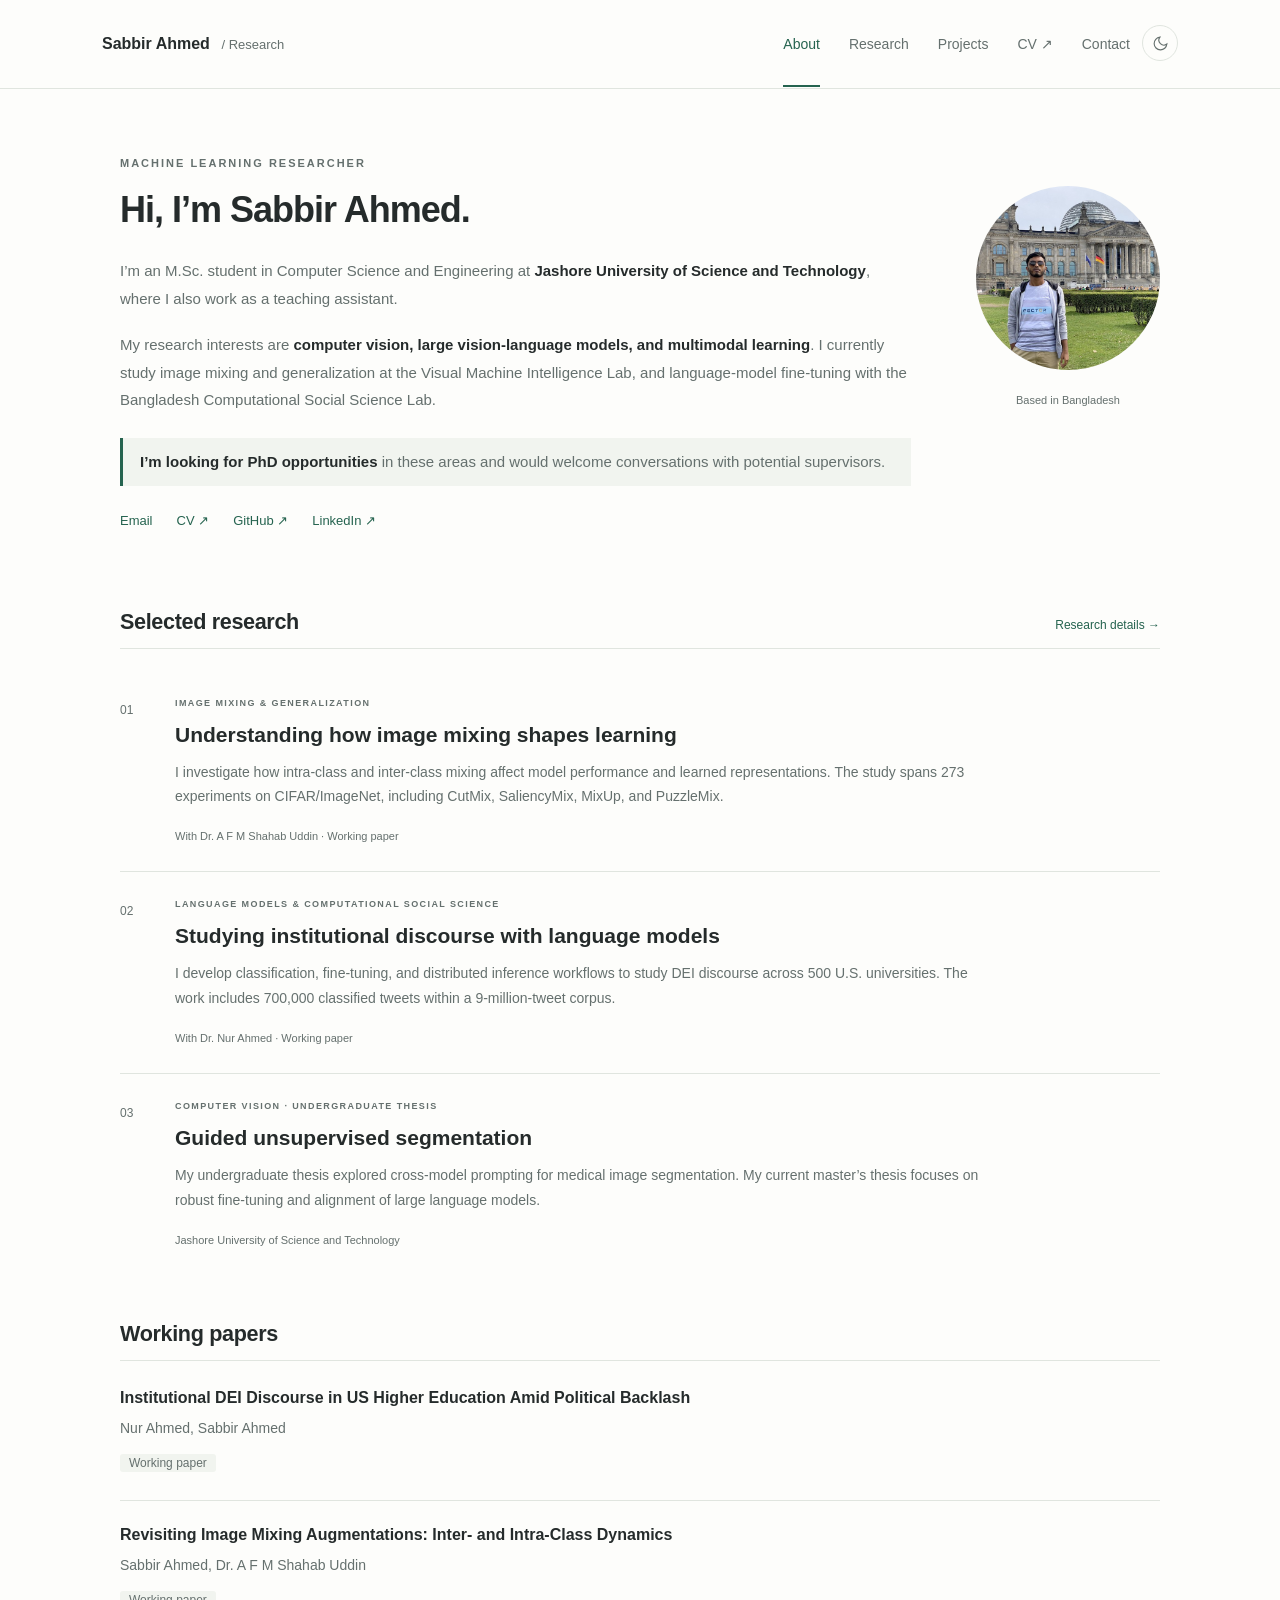
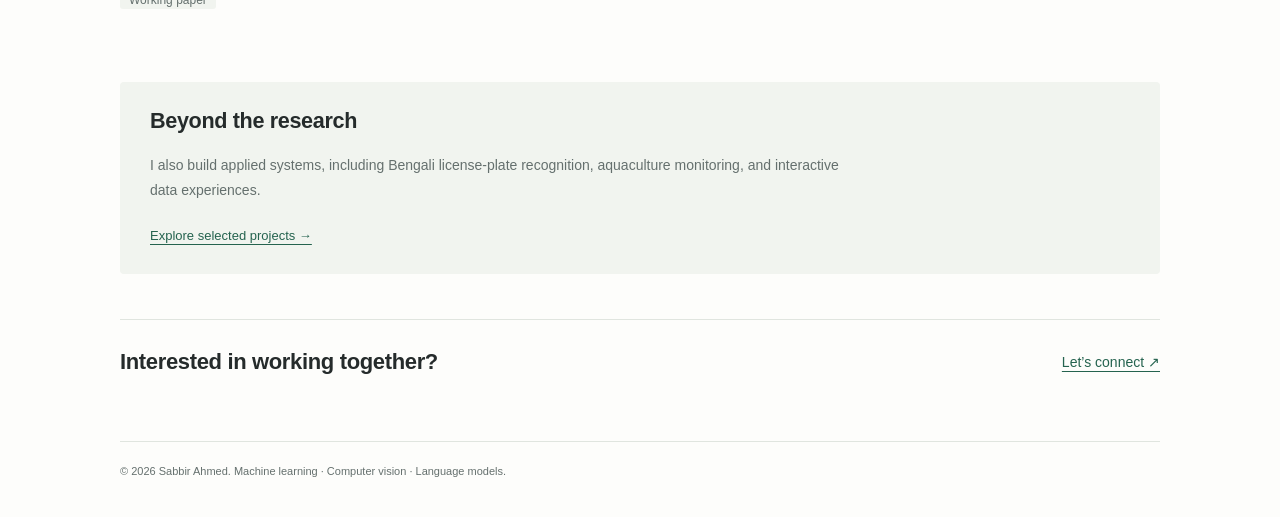
<file: index.html>
<!DOCTYPE html>
<html lang="en">
<head>
  <meta charset="UTF-8">
  <meta name="viewport" content="width=device-width, initial-scale=1.0">
  <title>Sabbir Ahmed</title>
  <meta id="meta-description" name="description" content="Sabbir Ahmed — Machine Learning Researcher.">
  <meta property="og:title" content="Sabbir Ahmed">
  <meta property="og:type" content="website">
  <meta property="og:url" content="https://sabbbir.github.io/">

  <script>
    (function () {
      var stored; try { stored = localStorage.getItem('theme'); } catch (_) {}
      var prefersDark = window.matchMedia('(prefers-color-scheme: dark)').matches;
      document.documentElement.setAttribute('data-theme', stored || (prefersDark ? 'dark' : 'light'));
    })();
  </script>

  <link rel="stylesheet" href="styles.css">

  <link rel="icon" type="image/svg+xml" href="assets/favicon.svg">
</head>
<body>
<a class="skip-link" href="#main">Skip to content</a>
<header class="masthead"><div class="header-inner"><a class="wordmark" href="index.html">Sabbir Ahmed<span> / Research</span></a><nav aria-label="Main navigation"><a href="index.html">About</a><a href="research.html">Research</a><a href="projects.html">Projects</a><a href="assets/Sabbir_Ahmed_Academic_CV.pdf" target="_blank" rel="noopener">CV ↗</a><a href="contact.html">Contact</a></nav></div></header>

  <div class="top-controls">
    <button id="theme-toggle" class="icon-btn" aria-label="Toggle dark mode">
      <svg class="sun" viewBox="0 0 24 24"><circle cx="12" cy="12" r="4"/><path d="M12 2v2M12 20v2M4.9 4.9l1.4 1.4M17.7 17.7l1.4 1.4M2 12h2M20 12h2M4.9 19.1l1.4-1.4M17.7 6.3l1.4-1.4"/></svg>
      <svg class="moon" viewBox="0 0 24 24"><path d="M21 12.8A9 9 0 1 1 11.2 3 7 7 0 0 0 21 12.8Z"/></svg>
    </button>
  </div>

  <div class="layout portfolio-layout">
    

    <main id="main" tabindex="-1">
<section class="academic-intro">
<div class="intro-copy"><p class="eyebrow">MACHINE LEARNING RESEARCHER</p><h1>Hi, I’m Sabbir Ahmed.</h1>
<p>I’m an M.Sc. student in Computer Science and Engineering at <strong>Jashore University of Science and Technology</strong>, where I also work as a teaching assistant.</p>
<p>My research interests are <strong>computer vision, large vision-language models, and multimodal learning</strong>. I currently study image mixing and generalization at the Visual Machine Intelligence Lab, and language-model fine-tuning with the Bangladesh Computational Social Science Lab.</p>
<p class="phd-note"><strong>I’m looking for PhD opportunities</strong> in these areas and would welcome conversations with potential supervisors.</p>
<div class="intro-links"><a href="mailto:sabbir.ahmed.cse19.just@gmail.com">Email</a><a href="assets/Sabbir_Ahmed_Academic_CV.pdf" target="_blank" rel="noopener">CV ↗</a><a href="https://github.com/Sabbbir" target="_blank" rel="noopener">GitHub ↗</a><a href="https://www.linkedin.com/in/sabbbir-ahmed1925/" target="_blank" rel="noopener">LinkedIn ↗</a></div></div>
<div class="portrait-wrap"><img class="avatar avatar-img portrait" src="assets/dp.jpg" alt="Sabbir Ahmed" width="184" height="184"><p>Based in Bangladesh</p></div>
</section>
<section id="selected-research"><div class="section-head"><h2>Selected research</h2><a href="research.html">Research details →</a></div>
<article class="research-highlight"><span class="research-index">01</span><div><p class="eyebrow">IMAGE MIXING & GENERALIZATION</p><h3><a href="research.html#image-mixing">Understanding how image mixing shapes learning</a></h3><p>I investigate how intra-class and inter-class mixing affect model performance and learned representations. The study spans 273 experiments on CIFAR/ImageNet, including CutMix, SaliencyMix, MixUp, and PuzzleMix.</p><p class="research-meta">With Dr. A F M Shahab Uddin · Working paper</p></div></article>
<article class="research-highlight"><span class="research-index">02</span><div><p class="eyebrow">LANGUAGE MODELS & COMPUTATIONAL SOCIAL SCIENCE</p><h3><a href="research.html#language-models">Studying institutional discourse with language models</a></h3><p>I develop classification, fine-tuning, and distributed inference workflows to study DEI discourse across 500 U.S. universities. The work includes 700,000 classified tweets within a 9-million-tweet corpus.</p><p class="research-meta">With Dr. Nur Ahmed · Working paper</p></div></article>
<article class="research-highlight"><span class="research-index">03</span><div><p class="eyebrow">COMPUTER VISION · UNDERGRADUATE THESIS</p><h3><a href="research.html#segmentation">Guided unsupervised segmentation</a></h3><p>My undergraduate thesis explored cross-model prompting for medical image segmentation. My current master’s thesis focuses on robust fine-tuning and alignment of large language models.</p><p class="research-meta">Jashore University of Science and Technology</p></div></article>
</section>
<section id="working-papers"><div class="section-head"><h2>Working papers</h2></div><div id="papers-list"></div></section>
<section class="project-footnote"><h2>Beyond the research</h2><p>I also build applied systems, including Bengali license-plate recognition, aquaculture monitoring, and interactive data experiences.</p><a href="projects.html">Explore selected projects →</a></section>
<section class="contact-strip"><h2>Interested in working together?</h2><a href="mailto:sabbir.ahmed.cse19.just@gmail.com">Let’s connect ↗</a></section>
      <footer>
        &copy; <span id="year"></span> Sabbir Ahmed. Machine learning · Computer vision · Language models.
      </footer>
    </main>
  </div>

  <noscript><p>This site uses JavaScript to display the portfolio. Contact: sabbir.ahmed.cse19.just@gmail.com.</p></noscript>
  <script src="content.js"></script>
  <script src="script.js"></script>
</body>
</html>
</file>
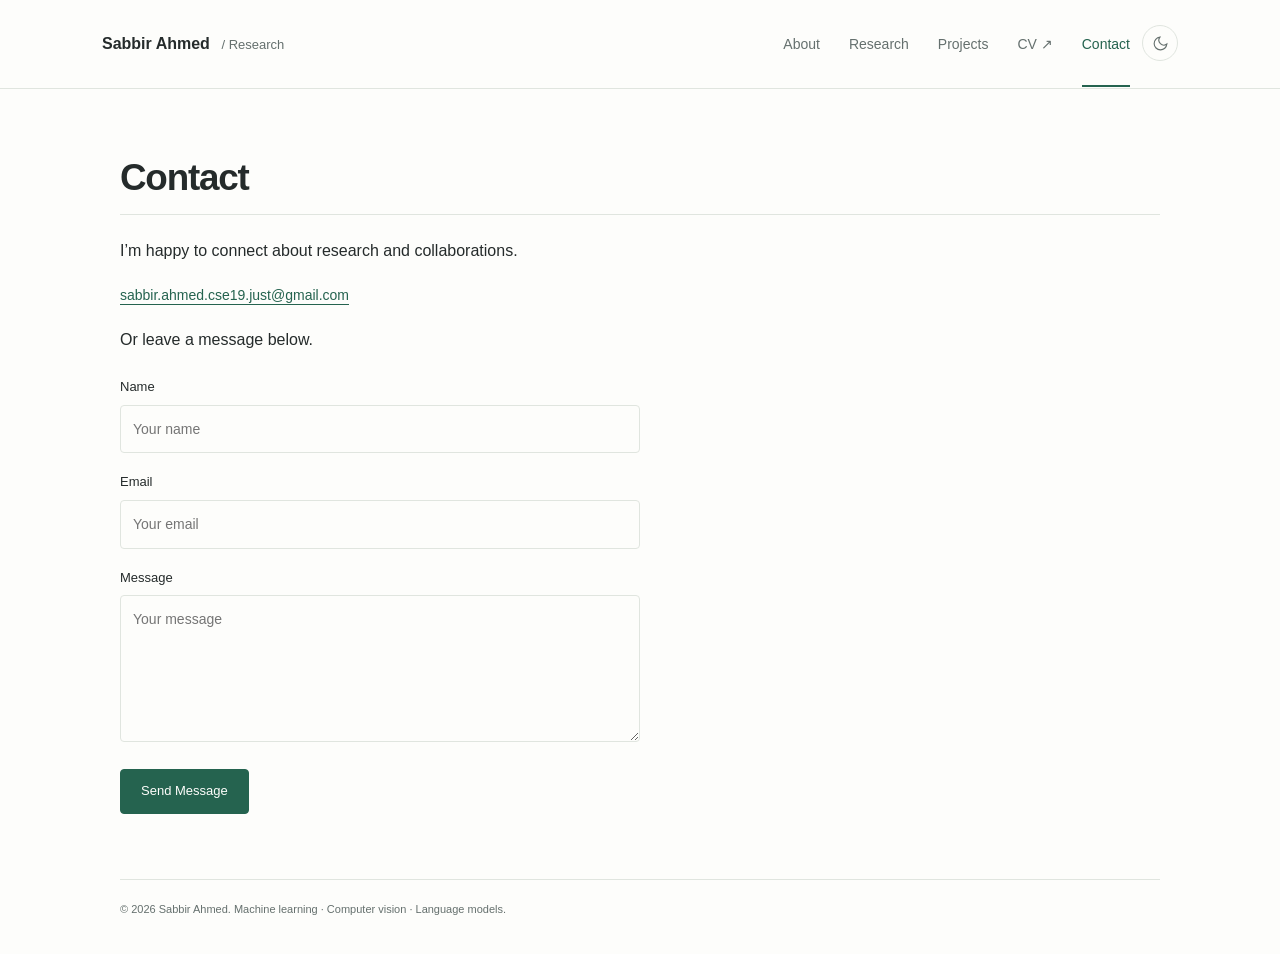
<file: contact.html>
<!DOCTYPE html>
<html lang="en">
<head>
  <meta charset="UTF-8">
  <meta name="viewport" content="width=device-width, initial-scale=1.0">
  <title>Contact — Sabbir Ahmed</title>
  <meta id="meta-description" name="description" content="Get in touch with Sabbir Ahmed.">

  <script>
    (function () {
      var stored; try { stored = localStorage.getItem('theme'); } catch (_) {}
      var prefersDark = window.matchMedia('(prefers-color-scheme: dark)').matches;
      document.documentElement.setAttribute('data-theme', stored || (prefersDark ? 'dark' : 'light'));
    })();
  </script>

  <link rel="stylesheet" href="styles.css">

  <link rel="icon" type="image/svg+xml" href="assets/favicon.svg">
</head>
<body>
<a class="skip-link" href="#main">Skip to content</a>
<header class="masthead"><div class="header-inner"><a class="wordmark" href="index.html">Sabbir Ahmed<span> / Research</span></a><nav aria-label="Main navigation"><a href="index.html">About</a><a href="research.html">Research</a><a href="projects.html">Projects</a><a href="assets/Sabbir_Ahmed_Academic_CV.pdf" target="_blank" rel="noopener">CV ↗</a><a href="contact.html">Contact</a></nav></div></header>

  <div class="top-controls">
    <button id="theme-toggle" class="icon-btn" aria-label="Toggle dark mode">
      <svg class="sun" viewBox="0 0 24 24"><circle cx="12" cy="12" r="4"/><path d="M12 2v2M12 20v2M4.9 4.9l1.4 1.4M17.7 17.7l1.4 1.4M2 12h2M20 12h2M4.9 19.1l1.4-1.4M17.7 6.3l1.4-1.4"/></svg>
      <svg class="moon" viewBox="0 0 24 24"><path d="M21 12.8A9 9 0 1 1 11.2 3 7 7 0 0 0 21 12.8Z"/></svg>
    </button>
  </div>

  <div class="layout portfolio-layout">
    

    <main id="main" tabindex="-1">
      <section id="contact">
        <div class="section-head"><h1>Contact</h1></div>
        <p>I’m happy to connect about research and collaborations.</p><p class="email-direct"><a href="mailto:sabbir.ahmed.cse19.just@gmail.com">sabbir.ahmed.cse19.just@gmail.com</a></p><p>Or leave a message below.</p><p id="form-status" role="status" aria-live="polite"></p><form id="contact-form" class="contact-form" action="https://formspree.io/f/mvgoydvj" method="POST">
          <div>
            <label for="name">Name</label>
            <input type="text" id="name" name="name" autocomplete="name" placeholder="Your name" required>
          </div>
          <div>
            <label for="email">Email</label>
            <input type="email" id="email" name="_replyto" autocomplete="email" placeholder="Your email" required>
          </div>
          <div>
            <label for="message">Message</label>
            <textarea id="message" name="message" rows="5" placeholder="Your message" required></textarea>
          </div>
          <button type="submit" id="submit-button">Send Message</button>
        </form>
        <div id="form-message" class="hidden" role="status">
          <p>Thanks for reaching out — I'll get back to you soon.</p>
        </div>
      </section>

      <footer>
        &copy; <span id="year"></span> Sabbir Ahmed. Machine learning · Computer vision · Language models.
      </footer>
    </main>
  </div>

  <noscript><p>This site uses JavaScript to display the portfolio. Contact: sabbir.ahmed.cse19.just@gmail.com.</p></noscript>
  <script src="content.js"></script>
  <script src="script.js"></script>
</body>
</html>
</file>
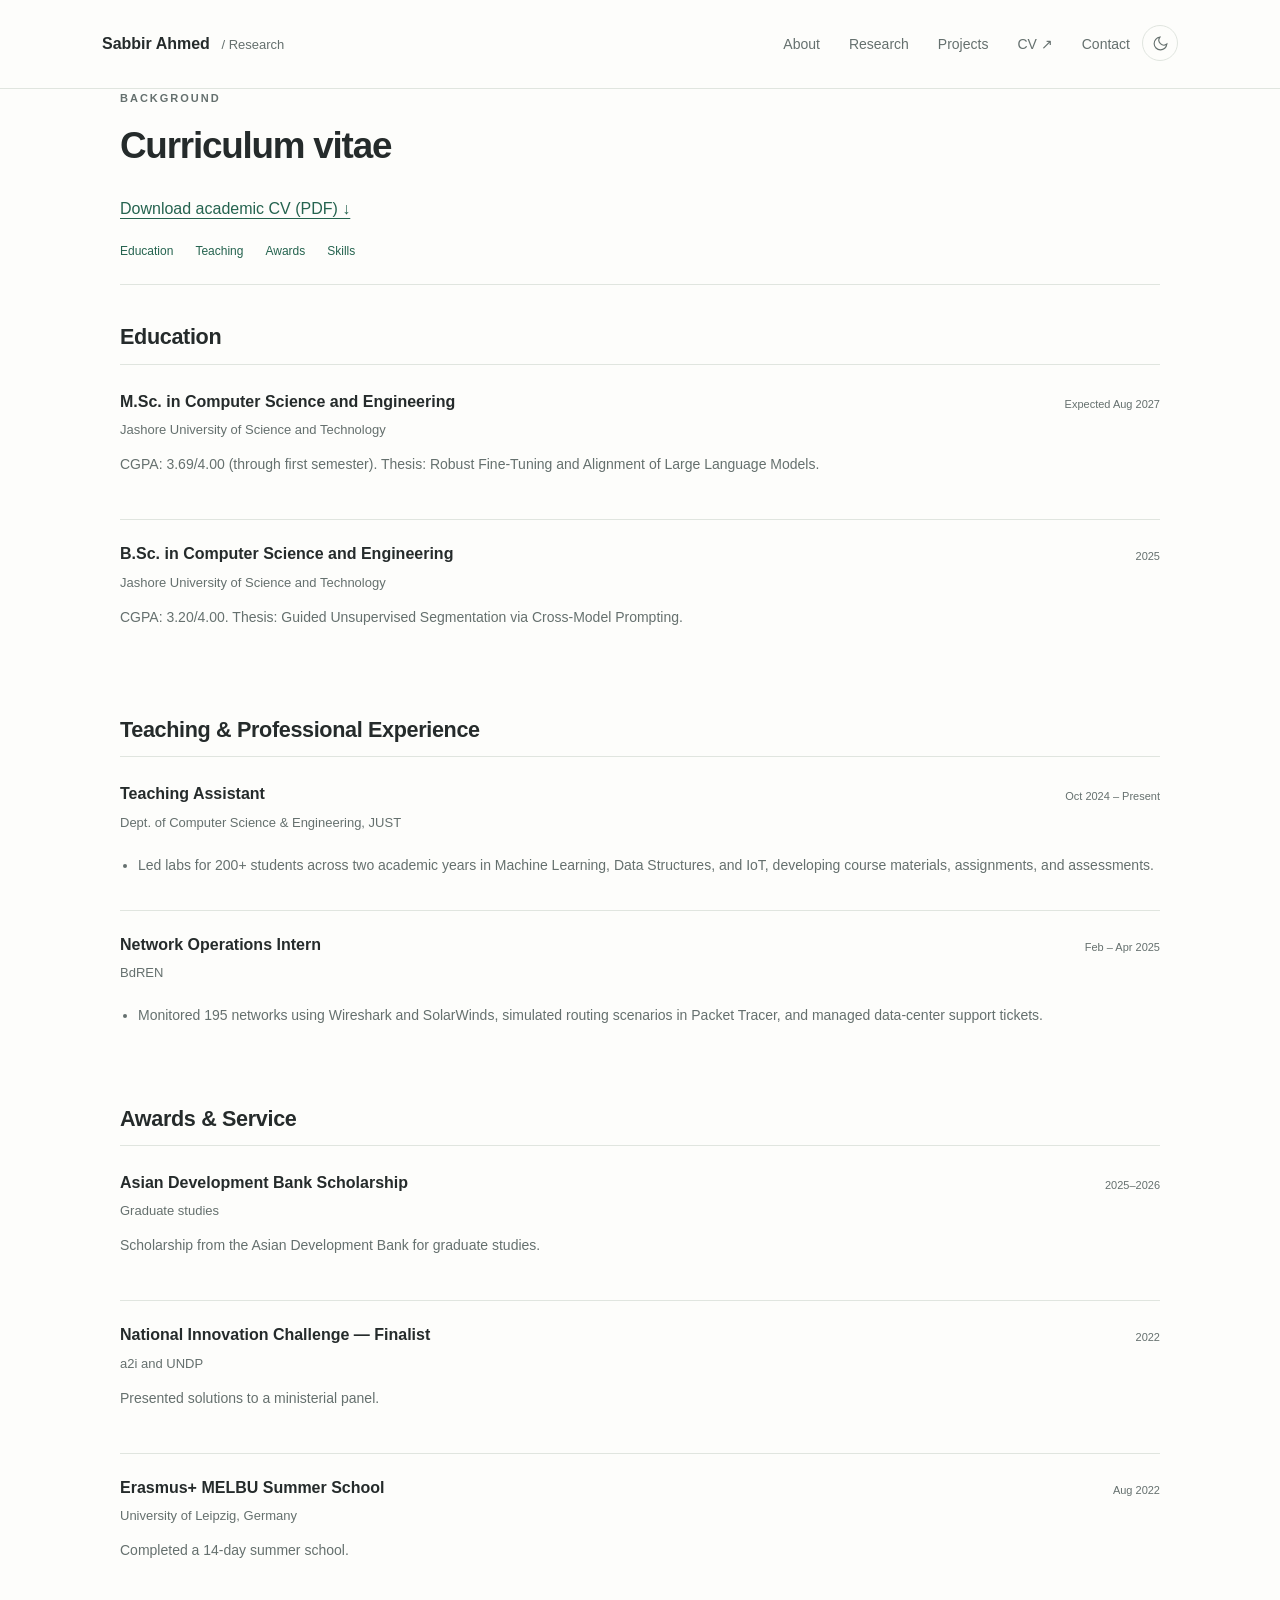
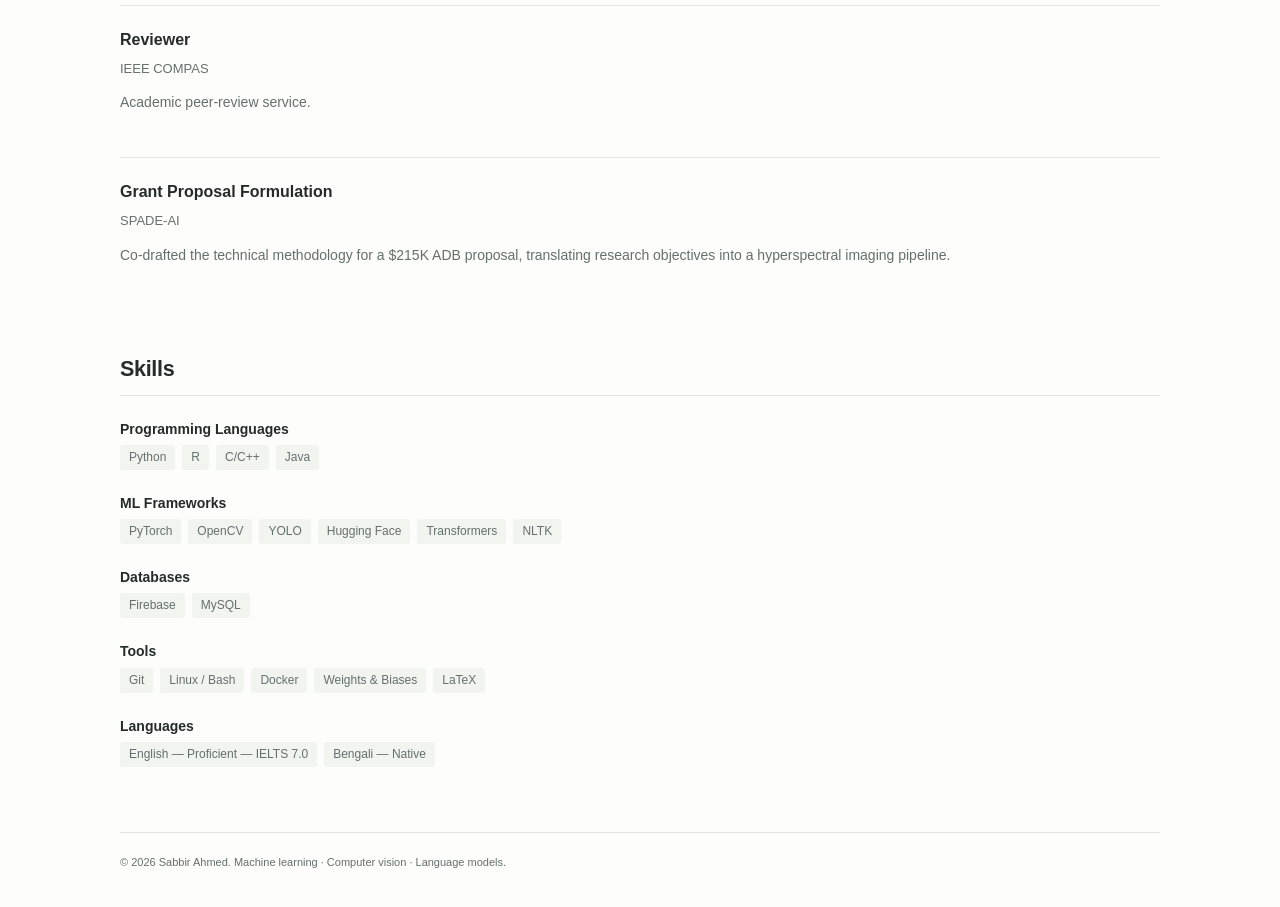
<file: cv.html>
<!DOCTYPE html>
<html lang="en">
<head>
  <meta charset="UTF-8">
  <meta name="viewport" content="width=device-width, initial-scale=1.0">
  <title>CV — Sabbir Ahmed</title>
  <meta id="meta-description" name="description" content="Education, teaching experience, awards, and skills of Sabbir Ahmed.">

  <script>
    (function () {
      var stored; try { stored = localStorage.getItem('theme'); } catch (_) {}
      var prefersDark = window.matchMedia('(prefers-color-scheme: dark)').matches;
      document.documentElement.setAttribute('data-theme', stored || (prefersDark ? 'dark' : 'light'));
    })();
  </script>

  <link rel="stylesheet" href="styles.css">

  <link rel="icon" type="image/svg+xml" href="assets/favicon.svg">
</head>
<body>
<a class="skip-link" href="#main">Skip to content</a>
<header class="masthead"><div class="header-inner"><a class="wordmark" href="index.html">Sabbir Ahmed<span> / Research</span></a><nav aria-label="Main navigation"><a href="index.html">About</a><a href="research.html">Research</a><a href="projects.html">Projects</a><a href="assets/Sabbir_Ahmed_Academic_CV.pdf" target="_blank" rel="noopener">CV ↗</a><a href="contact.html">Contact</a></nav></div></header>

  <div class="top-controls">
    <button id="theme-toggle" class="icon-btn" aria-label="Toggle dark mode">
      <svg class="sun" viewBox="0 0 24 24"><circle cx="12" cy="12" r="4"/><path d="M12 2v2M12 20v2M4.9 4.9l1.4 1.4M17.7 17.7l1.4 1.4M2 12h2M20 12h2M4.9 19.1l1.4-1.4M17.7 6.3l1.4-1.4"/></svg>
      <svg class="moon" viewBox="0 0 24 24"><path d="M21 12.8A9 9 0 1 1 11.2 3 7 7 0 0 0 21 12.8Z"/></svg>
    </button>
  </div>

  <button id="back-to-top" class="icon-btn" aria-label="Back to top">
    <svg viewBox="0 0 24 24"><path d="M12 19V5M5 12l7-7 7 7"/></svg>
  </button>

  <div class="layout portfolio-layout">
    

    <main id="main" tabindex="-1">
      <p class="eyebrow">BACKGROUND</p><h1>Curriculum vitae</h1><p><a href="assets/Sabbir_Ahmed_Academic_CV.pdf" download>Download academic CV (PDF) ↓</a></p><div class="cv-jump">
        <a href="#education">Education</a>
        <a href="#teaching">Teaching</a>
        <a href="#awards">Awards</a>
        <a href="#skills">Skills</a>
      </div>

      <section id="education">
        <div class="section-head"><h2>Education</h2></div>
        <div id="education-list"></div>
      </section>

      <section id="teaching">
        <div class="section-head"><h2>Teaching & Professional Experience</h2></div>
        <div id="teaching-list"></div>
      </section>

      <section id="awards">
        <div class="section-head"><h2>Awards & Service</h2></div>
        <div id="awards-list"></div>
      </section>

      <section id="skills">
        <div class="section-head"><h2>Skills</h2></div>
        <div id="skills-list"></div>
        <div class="skill-group">
          <h3>Languages</h3>
          <div id="languages-list" class="pill-row"></div>
        </div>
      </section>

      <footer>
        &copy; <span id="year"></span> Sabbir Ahmed. Machine learning · Computer vision · Language models.
      </footer>
    </main>
  </div>

  <noscript><p>This site uses JavaScript to display the portfolio. Contact: sabbir.ahmed.cse19.just@gmail.com.</p></noscript>
  <script src="content.js"></script>
  <script src="script.js"></script>
</body>
</html>
</file>
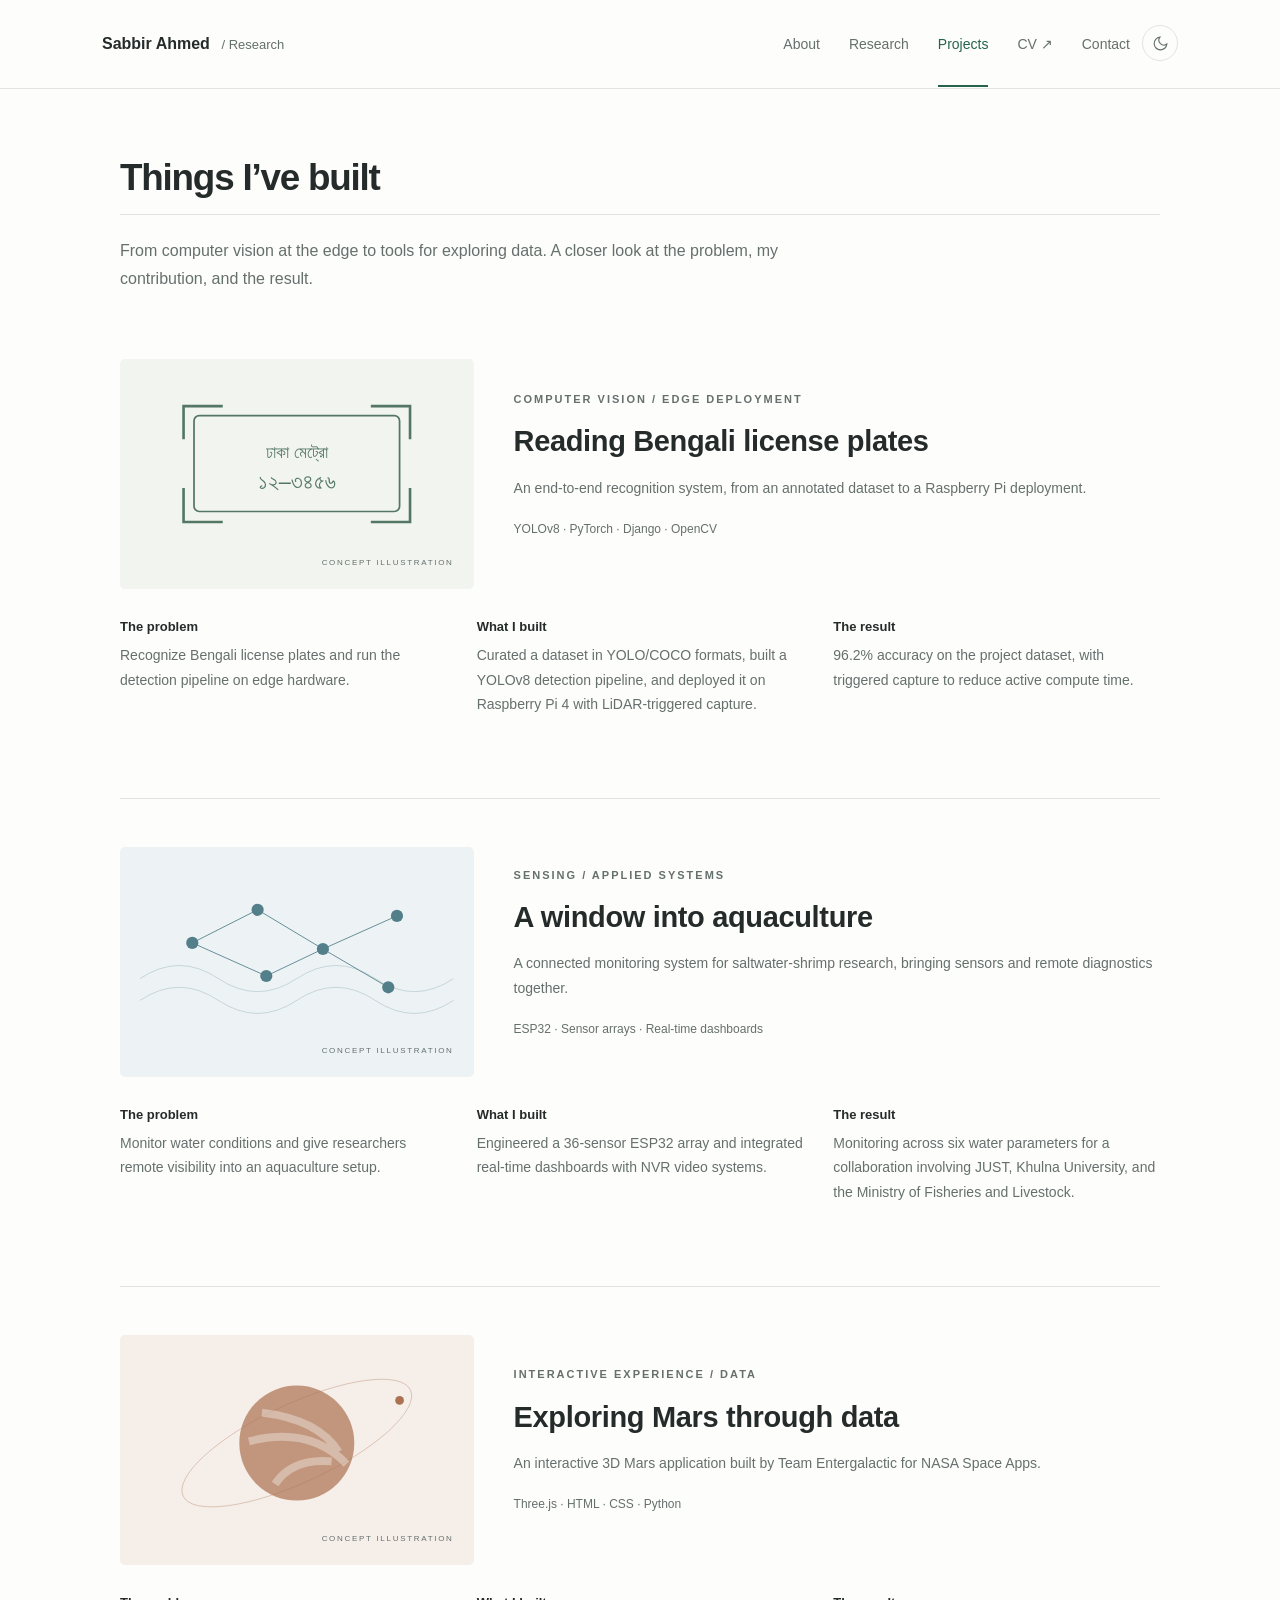
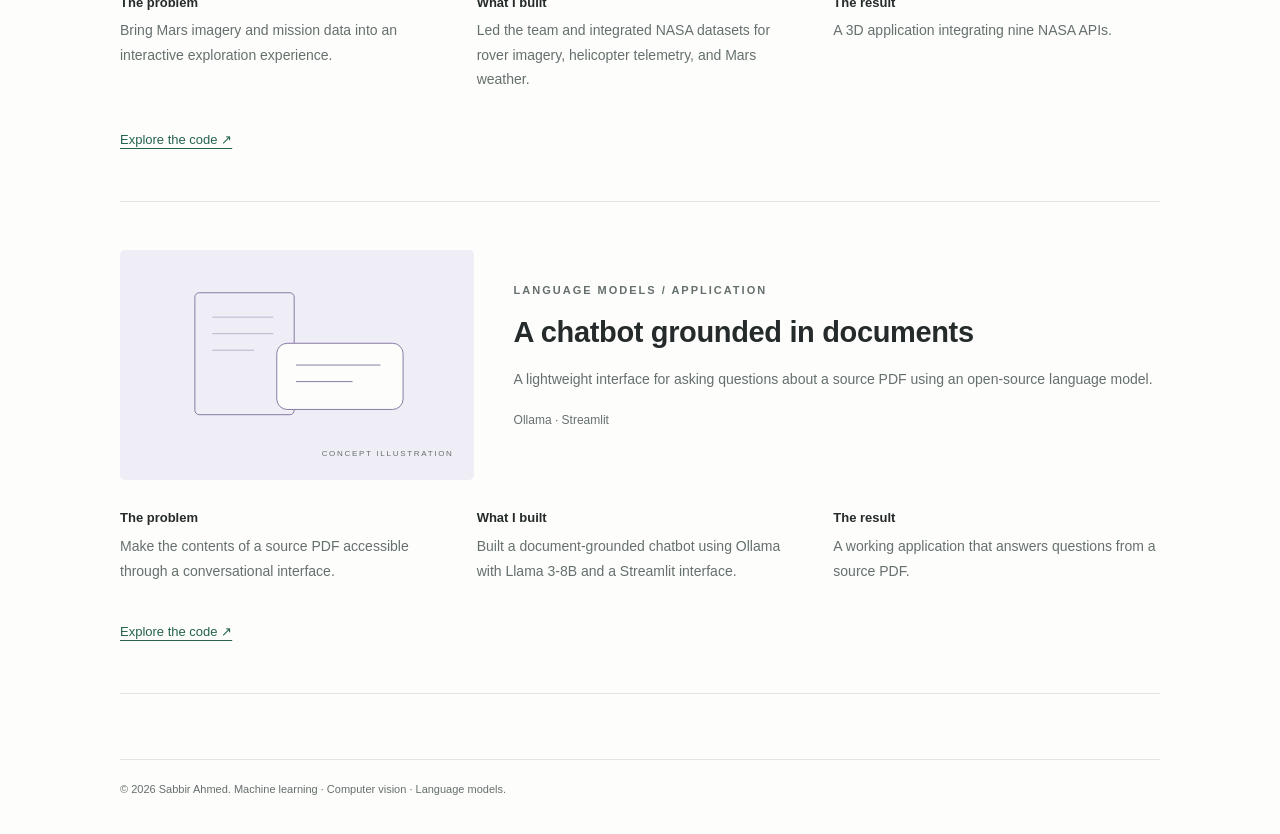
<file: projects.html>
<!DOCTYPE html>
<html lang="en">
<head>
  <meta charset="UTF-8">
  <meta name="viewport" content="width=device-width, initial-scale=1.0">
  <title>Projects — Sabbir Ahmed</title>
  <meta id="meta-description" name="description" content="Projects by Sabbir Ahmed, Machine Learning Researcher.">

  <script>
    (function () {
      var stored; try { stored = localStorage.getItem('theme'); } catch (_) {}
      var prefersDark = window.matchMedia('(prefers-color-scheme: dark)').matches;
      document.documentElement.setAttribute('data-theme', stored || (prefersDark ? 'dark' : 'light'));
    })();
  </script>

  <link rel="stylesheet" href="styles.css">

  <link rel="icon" type="image/svg+xml" href="assets/favicon.svg">
</head>
<body>
<a class="skip-link" href="#main">Skip to content</a>
<header class="masthead"><div class="header-inner"><a class="wordmark" href="index.html">Sabbir Ahmed<span> / Research</span></a><nav aria-label="Main navigation"><a href="index.html">About</a><a href="research.html">Research</a><a href="projects.html">Projects</a><a href="assets/Sabbir_Ahmed_Academic_CV.pdf" target="_blank" rel="noopener">CV ↗</a><a href="contact.html">Contact</a></nav></div></header>

  <div class="top-controls">
    <button id="theme-toggle" class="icon-btn" aria-label="Toggle dark mode">
      <svg class="sun" viewBox="0 0 24 24"><circle cx="12" cy="12" r="4"/><path d="M12 2v2M12 20v2M4.9 4.9l1.4 1.4M17.7 17.7l1.4 1.4M2 12h2M20 12h2M4.9 19.1l1.4-1.4M17.7 6.3l1.4-1.4"/></svg>
      <svg class="moon" viewBox="0 0 24 24"><path d="M21 12.8A9 9 0 1 1 11.2 3 7 7 0 0 0 21 12.8Z"/></svg>
    </button>
  </div>

  <button id="back-to-top" class="icon-btn" aria-label="Back to top">
    <svg viewBox="0 0 24 24"><path d="M12 19V5M5 12l7-7 7 7"/></svg>
  </button>

  <div class="layout portfolio-layout">
    

    <main id="main" tabindex="-1">
      <section id="projects">
        <div class="section-head"><h1>Things I’ve built</h1></div>
        <p class="page-intro">From computer vision at the edge to tools for exploring data. A closer look at the problem, my contribution, and the result.</p><div id="work-stories"></div>
      </section>

      <footer>
        &copy; <span id="year"></span> Sabbir Ahmed. Machine learning · Computer vision · Language models.
      </footer>
    </main>
  </div>

  <noscript><p>This site uses JavaScript to display the portfolio. Contact: sabbir.ahmed.cse19.just@gmail.com.</p></noscript>
  <script src="content.js"></script>
  <script src="script.js"></script>
</body>
</html>
</file>
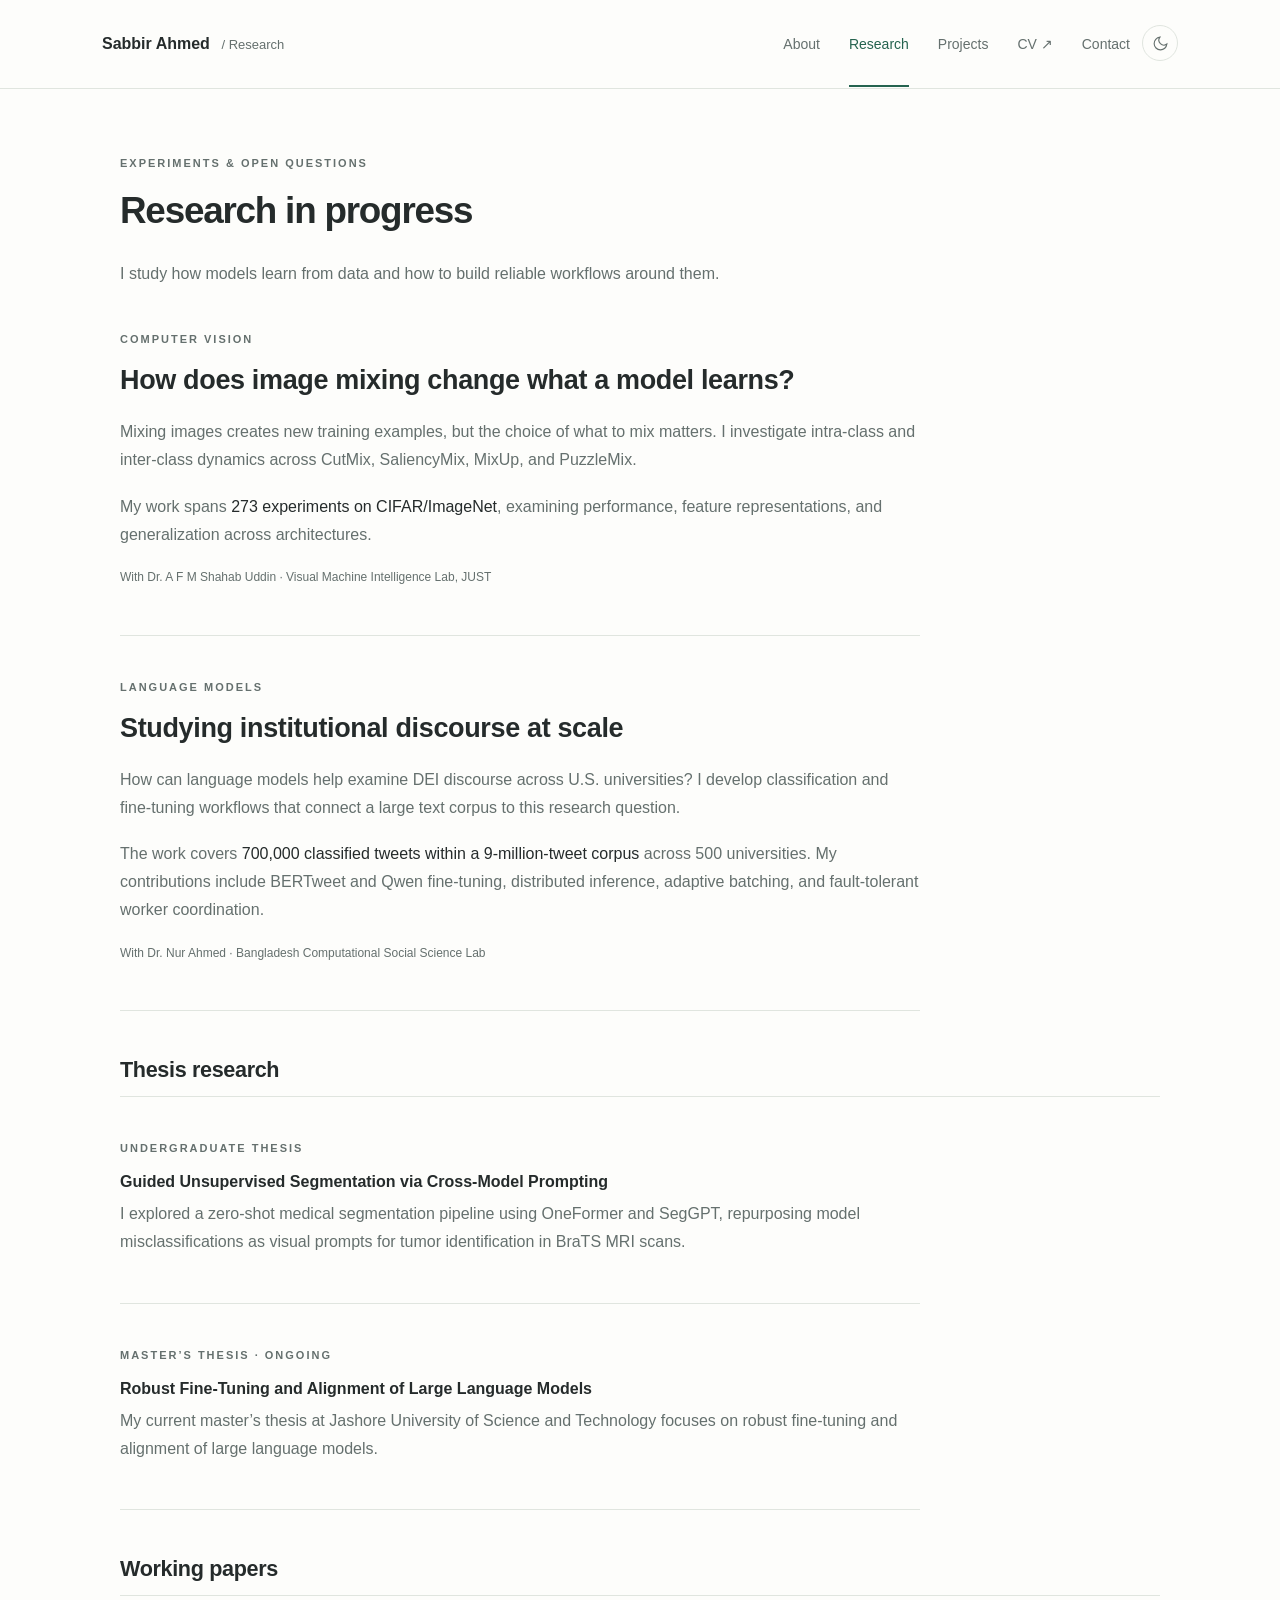
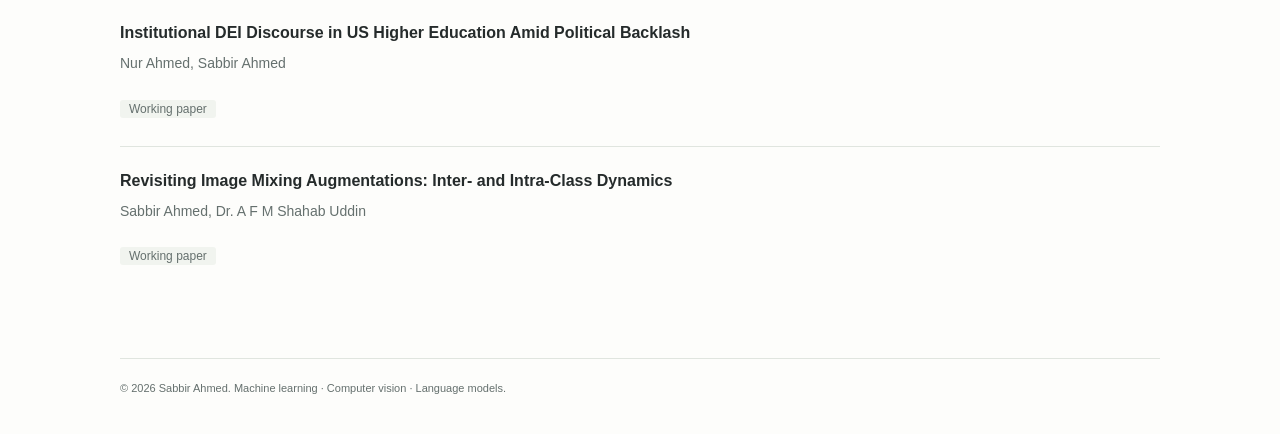
<file: research.html>
<!DOCTYPE html>
<html lang="en">
<head>
  <meta charset="UTF-8">
  <meta name="viewport" content="width=device-width, initial-scale=1.0">
  <title>Research — Sabbir Ahmed</title>
  <meta id="meta-description" name="description" content="Research experience of Sabbir Ahmed, Machine Learning Researcher.">

  <script>
    (function () {
      var stored; try { stored = localStorage.getItem('theme'); } catch (_) {}
      var prefersDark = window.matchMedia('(prefers-color-scheme: dark)').matches;
      document.documentElement.setAttribute('data-theme', stored || (prefersDark ? 'dark' : 'light'));
    })();
  </script>

  <link rel="stylesheet" href="styles.css">

  <link rel="icon" type="image/svg+xml" href="assets/favicon.svg">
</head>
<body>
<a class="skip-link" href="#main">Skip to content</a>
<header class="masthead"><div class="header-inner"><a class="wordmark" href="index.html">Sabbir Ahmed<span> / Research</span></a><nav aria-label="Main navigation"><a href="index.html">About</a><a href="research.html">Research</a><a href="projects.html">Projects</a><a href="assets/Sabbir_Ahmed_Academic_CV.pdf" target="_blank" rel="noopener">CV ↗</a><a href="contact.html">Contact</a></nav></div></header>

  <div class="top-controls">
    <button id="theme-toggle" class="icon-btn" aria-label="Toggle dark mode">
      <svg class="sun" viewBox="0 0 24 24"><circle cx="12" cy="12" r="4"/><path d="M12 2v2M12 20v2M4.9 4.9l1.4 1.4M17.7 17.7l1.4 1.4M2 12h2M20 12h2M4.9 19.1l1.4-1.4M17.7 6.3l1.4-1.4"/></svg>
      <svg class="moon" viewBox="0 0 24 24"><path d="M21 12.8A9 9 0 1 1 11.2 3 7 7 0 0 0 21 12.8Z"/></svg>
    </button>
  </div>

  <button id="back-to-top" class="icon-btn" aria-label="Back to top">
    <svg viewBox="0 0 24 24"><path d="M12 19V5M5 12l7-7 7 7"/></svg>
  </button>

  <div class="layout portfolio-layout">
    

    <main id="main" tabindex="-1">
<section><p class="eyebrow">EXPERIMENTS & OPEN QUESTIONS</p><h1>Research in progress</h1><p class="page-intro">I study how models learn from data and how to build reliable workflows around them.</p>
<article class="research-story" id="image-mixing"><p class="eyebrow">COMPUTER VISION</p><h2>How does image mixing change what a model learns?</h2><p>Mixing images creates new training examples, but the choice of what to mix matters. I investigate intra-class and inter-class dynamics across CutMix, SaliencyMix, MixUp, and PuzzleMix.</p><p>My work spans <strong>273 experiments on CIFAR/ImageNet</strong>, examining performance, feature representations, and generalization across architectures.</p><p class="collaborator">With Dr. A F M Shahab Uddin · Visual Machine Intelligence Lab, JUST</p></article>
<article class="research-story" id="language-models"><p class="eyebrow">LANGUAGE MODELS</p><h2>Studying institutional discourse at scale</h2><p>How can language models help examine DEI discourse across U.S. universities? I develop classification and fine-tuning workflows that connect a large text corpus to this research question.</p><p>The work covers <strong>700,000 classified tweets within a 9-million-tweet corpus</strong> across 500 universities. My contributions include BERTweet and Qwen fine-tuning, distributed inference, adaptive batching, and fault-tolerant worker coordination.</p><p class="collaborator">With Dr. Nur Ahmed · Bangladesh Computational Social Science Lab</p></article></section>
<section id="segmentation"><div class="section-head"><h2>Thesis research</h2></div><article class="research-story"><p class="eyebrow">UNDERGRADUATE THESIS</p><h3>Guided Unsupervised Segmentation via Cross-Model Prompting</h3><p>I explored a zero-shot medical segmentation pipeline using OneFormer and SegGPT, repurposing model misclassifications as visual prompts for tumor identification in BraTS MRI scans.</p></article><article class="research-story"><p class="eyebrow">MASTER’S THESIS · ONGOING</p><h3>Robust Fine-Tuning and Alignment of Large Language Models</h3><p>My current master’s thesis at Jashore University of Science and Technology focuses on robust fine-tuning and alignment of large language models.</p></article></section><section><div class="section-head"><h2>Working papers</h2></div><div id="papers-list"></div></section>
      <footer>
        &copy; <span id="year"></span> Sabbir Ahmed. Machine learning · Computer vision · Language models.
      </footer>
    </main>
  </div>

  <noscript><p>This site uses JavaScript to display the portfolio. Contact: sabbir.ahmed.cse19.just@gmail.com.</p></noscript>
  <script src="content.js"></script>
  <script src="script.js"></script>
</body>
</html>
</file>
<file: styles.css>
:root{color-scheme:light;--bg:#fdfdfb;--ink:#252b2b;--muted:#65706e;--accent:#25634f;--line:#e0e5df;--surface:#f1f4ef;--ink-soft:var(--muted)}
[data-theme=dark]{color-scheme:dark;--bg:#171d1b;--ink:#e4e9e4;--muted:#a4afa8;--accent:#9bc9ae;--line:#35423a;--surface:#222d26}
*{box-sizing:border-box}html{scroll-behavior:smooth;scroll-padding-top:30px}body{margin:0;background:var(--bg);color:var(--ink);font:16px/1.75 -apple-system,BlinkMacSystemFont,"Segoe UI",sans-serif;-webkit-font-smoothing:antialiased}a{color:var(--accent);text-decoration-thickness:1px;text-underline-offset:4px}a:hover{text-decoration:underline}a:focus-visible,button:focus-visible,input:focus-visible,textarea:focus-visible{outline:2px solid var(--accent);outline-offset:5px}p{margin:0 0 1.15rem}h1,h2,h3{line-height:1.3;color:var(--ink)}h1{font-size:2.3rem;letter-spacing:-1.2px;font-weight:650;margin:0 0 25px}h2{font-size:1.35rem;font-weight:600;letter-spacing:-.35px}h3{font-size:1rem;font-weight:650;margin:0 0 7px}svg{width:17px;height:17px;fill:currentColor;flex-shrink:0}.hidden{display:none!important}.skip-link{position:fixed;top:-100px;left:12px;background:var(--bg);padding:10px;z-index:100}.skip-link:focus{top:8px}.masthead{border-bottom:1px solid var(--line)}.header-inner{max-width:1160px;margin:auto;min-height:88px;padding:0 42px;display:flex;align-items:center;justify-content:space-between;gap:30px}.wordmark{font-size:16px;font-weight:650;white-space:nowrap;color:var(--ink);text-decoration:none}.wordmark span{color:var(--muted);font-size:13px;font-weight:400;margin-left:8px}.masthead nav{display:flex;gap:29px;margin-right:48px}.masthead nav a{text-decoration:none;font-size:14px;color:var(--muted);padding:30px 0;position:relative}.masthead nav a:hover,.masthead nav a[aria-current]{color:var(--accent)}.masthead nav a[aria-current]:after{content:"";position:absolute;bottom:-1px;left:0;right:0;height:2px;background:var(--accent)}.top-controls{position:absolute;top:25px;right:max(25px,calc((100vw - 1076px)/2));}.icon-btn{width:36px;height:36px;display:flex;align-items:center;justify-content:center;border:1px solid var(--line);border-radius:50%;background:var(--bg);color:var(--muted);cursor:pointer}.icon-btn svg{fill:none;stroke:currentColor;stroke-width:1.6}#theme-toggle .sun{display:none}[data-theme=dark] #theme-toggle .sun{display:block}[data-theme=dark] #theme-toggle .moon{display:none}.layout{max-width:1076px;margin:0 auto;display:grid;grid-template-columns:220px minmax(0,1fr);column-gap:85px;padding:65px 0 35px}.sidebar{align-self:start;position:sticky;top:40px}.avatar{height:154px;width:154px;object-fit:cover;border-radius:50%;margin:0 0 22px}.avatar-fallback{display:flex;align-items:center;justify-content:center;background:var(--surface);border:1px solid var(--line);font-family:Georgia,serif;font-size:48px;color:var(--accent)}.sidebar-id h2{font-size:21px;margin:0 0 5px}.sidebar-id .title{font-size:13px;margin-bottom:6px}.location{font-size:12px;color:var(--muted);margin:0 0 23px}.sidebar-links{display:flex;flex-direction:column;gap:9px}.link-row{display:flex;align-items:center;gap:11px;font-size:13px;text-decoration:none;color:var(--muted)}.link-row:hover{color:var(--accent)}main{min-width:0;max-width:750px}main:focus{outline:none}.eyebrow{font-size:11px;font-weight:600;letter-spacing:2px;color:var(--muted);margin-bottom:14px}.hero-tagline{font-size:20px;line-height:1.6;color:var(--ink);max-width:620px}.hero p:not(.eyebrow):not(.hero-tagline){color:var(--muted)}.home-actions{display:flex;gap:27px;margin-top:26px;font-size:13px;font-weight:600}.home-actions a{text-decoration:none}.home-actions span{margin-left:6px}.selected-work{margin-top:56px}.section-head{display:flex;align-items:baseline;justify-content:space-between;gap:20px;margin-bottom:22px;border-bottom:1px solid var(--line);padding-bottom:12px}.section-head h1,.section-head h2{margin:0}.section-head>a{font-size:12px;text-decoration:none;white-space:nowrap}.focus-row{display:grid;grid-template-columns:28px 1fr;gap:17px;margin:26px 0}.row-number{font-size:11px;color:var(--muted);padding-top:4px;font-variant-numeric:tabular-nums}.focus-row p{font-size:14px;line-height:1.7;color:var(--muted);margin:0}.entry,.project-card{padding:24px 0;border-bottom:1px solid var(--line)}.entry:first-child,.project-card:first-child{padding-top:5px}.entry:last-child,.project-card:last-child{border-bottom:none}.entry-head{display:flex;justify-content:space-between;gap:20px}.entry-org{font-size:13px;color:var(--muted);margin:3px 0 10px}.entry-date{font-size:11px;white-space:nowrap;color:var(--muted);padding-top:3px}.entry ul{padding-left:18px;font-size:14px;color:var(--muted);margin:8px 0}.entry li{margin:7px 0}.entry>p,.project-card>p{font-size:14px;color:var(--muted)}.project-link{font-size:12px;display:inline-flex;gap:8px;align-items:center;text-decoration:none}.cv-jump{display:flex;flex-wrap:wrap;gap:22px;font-size:12px;border-bottom:1px solid var(--line);padding:0 0 22px;margin-bottom:38px}.cv-jump a{text-decoration:none}main>section+section{margin-top:45px}.skill-group{margin:24px 0}.skill-group h3{font-size:14px}.pill-row{display:flex;flex-wrap:wrap;gap:7px}.pill{font-size:12px;padding:2px 9px;border-radius:3px;background:var(--surface);color:var(--muted)}.contact-form{max-width:520px;display:flex;flex-direction:column;gap:18px;margin-top:22px}.contact-form label{display:block;font-size:13px;margin-bottom:6px}.contact-form input,.contact-form textarea{width:100%;border:1px solid var(--line);border-radius:4px;background:var(--bg);color:var(--ink);padding:11px 12px;font:inherit;font-size:14px}.contact-form textarea{resize:vertical}.contact-form button{align-self:flex-start;padding:10px 20px;border:1px solid var(--accent);background:var(--accent);color:var(--bg);border-radius:4px;font:inherit;font-size:13px;cursor:pointer}.contact-form button:disabled{opacity:.6;cursor:wait}.email-direct{font-size:14px;overflow-wrap:anywhere}#form-status{font-size:14px}#form-message{padding:18px;background:var(--surface)}#form-message p{margin:0}footer{margin-top:65px;border-top:1px solid var(--line);padding-top:20px;font-size:11px;color:var(--muted)}#back-to-top{position:fixed;right:24px;bottom:24px;opacity:0;pointer-events:none}#back-to-top.visible{opacity:1;pointer-events:auto}
@media(max-width:1150px){.layout{margin:0 42px;column-gap:55px;grid-template-columns:190px minmax(0,1fr)}}
@media(max-width:760px){.header-inner{padding:19px 24px 0;display:block}.wordmark{display:block;margin-bottom:10px}.wordmark span{font-size:12px}.masthead nav{gap:25px;margin:0;overflow-x:auto}.masthead nav a{padding:10px 0 15px;font-size:13px;flex-shrink:0}.top-controls{top:17px;right:24px}.layout{display:block;margin:0;padding:32px 24px}.sidebar{position:static;display:grid;grid-template-columns:83px minmax(0,1fr);column-gap:20px;align-items:center;padding-bottom:30px;margin-bottom:32px;border-bottom:1px solid var(--line)}.avatar{width:83px;height:83px;margin:0;grid-row:1}.avatar-fallback{font-size:30px}.sidebar-id h2{font-size:19px}.sidebar-id .location{margin-bottom:0}.sidebar-id .title{font-size:12px}.sidebar-links{grid-column:1/-1;flex-direction:row;flex-wrap:wrap;gap:12px 19px;margin-top:20px}.link-row{font-size:11px;gap:6px}.link-row svg{width:13px;height:13px}h1{font-size:1.9rem}.hero-tagline{font-size:18px}.entry-head{flex-direction:column;gap:2px}.entry-date{margin-bottom:6px}.section-head h2{font-size:19px}.selected-work{margin-top:40px}footer{margin-top:45px}.section-head{gap:12px}.section-head>a{font-size:11px}}
@media(prefers-reduced-motion:reduce){html{scroll-behavior:auto}}
@media print{.masthead,.sidebar,.top-controls,.cv-jump,#back-to-top,.contact-form{display:none}.layout{display:block;padding:0;margin:0}body{background:white;color:black;font-size:11pt}main{max-width:none}.entry{break-inside:avoid}footer{margin-top:20px}}
/* Work-first portfolio */
.portfolio-layout{display:block;max-width:1040px;padding-top:0}.portfolio-layout main{max-width:none}.portfolio-hero{padding:80px 0 70px;max-width:900px}.portfolio-hero h1{font-size:clamp(32px,4.1vw,51px);letter-spacing:-1.8px;line-height:1.2;margin-bottom:26px}.portfolio-hero h1 span{color:var(--muted);font-weight:400}.portfolio-hero .intro{max-width:650px;font-size:17px;color:var(--muted)}.portfolio-hero .home-actions{margin-top:30px;align-items:center}.primary-link{border-bottom:1px solid var(--accent);padding-bottom:5px}.featured-project{display:grid;grid-template-columns:39% 1fr;gap:44px;align-items:center;padding:28px 0 34px;border-bottom:1px solid var(--line)}.featured-project:last-child{border-bottom:none}.work-visual{background:var(--surface);color:#547765;min-width:0;padding:14px 20px;position:relative;border-radius:5px}.work-visual svg{width:100%;height:auto;display:block;fill:none}.work-visual>span{display:block;font-size:8px;letter-spacing:1.7px;color:var(--muted);text-align:right;padding-bottom:5px}.visual-water{background:#edf3f5;color:#537f8a}.visual-mars{background:#f5eee9;color:#ac7151}.visual-chat{background:#efedf6;color:#796b9a}[data-theme=dark] .work-visual{background:#24332b;color:#a2c2ae}[data-theme=dark] .visual-water{background:#233238;color:#95b9c3}[data-theme=dark] .visual-mars{background:#362b25;color:#d09f80}[data-theme=dark] .visual-chat{background:#2f2a3c;color:#b0a3c9}.work-copy .eyebrow{font-size:9px;letter-spacing:1.4px;margin-bottom:10px}.work-copy h3{font-size:24px;letter-spacing:-.6px;margin-bottom:12px}.work-copy h3 a{text-decoration:none;color:var(--ink)}.work-copy>p{font-size:14px;color:var(--muted);margin-bottom:14px}.work-copy .work-result{font-size:11px;display:flex;gap:9px;align-items:baseline}.work-result strong{font-size:22px;color:var(--accent);font-weight:500}.story-link{font-size:12px;text-decoration:none}.research-teaser{background:var(--surface);padding:35px 40px;border-radius:4px;margin-top:55px!important}.research-teaser h2{font-size:28px;margin-top:0}.research-teaser p:not(.eyebrow){max-width:740px;color:var(--muted);font-size:15px}.research-teaser a,.about-strip a{font-size:13px}.about-strip{display:grid;grid-template-columns:1fr 2fr;gap:40px;padding:30px 0}.about-strip h2{margin:0}.about-strip p{font-size:14px;color:var(--muted)}.contact-strip{display:flex;justify-content:space-between;align-items:center;border-top:1px solid var(--line);padding-top:28px}.contact-strip h2{font-size:22px;margin:0}.contact-strip a{font-size:14px}.portfolio-layout main>section:first-child:not(.portfolio-hero){padding-top:65px}.page-intro{color:var(--muted);max-width:670px}.case-study{padding:48px 0;border-bottom:1px solid var(--line);scroll-margin-top:30px}.case-heading{display:grid;grid-template-columns:34% 1fr;gap:40px;align-items:center}.case-heading h2{font-size:29px;margin:0 0 15px}.case-heading p:not(.eyebrow){font-size:14px;color:var(--muted)}.tool-line{font-size:12px!important}.case-details{display:grid;grid-template-columns:1fr 1fr 1fr;gap:30px;margin:30px 0 15px}.case-details h3{font-size:13px}.case-details p{font-size:14px;color:var(--muted)}.case-study>a{font-size:13px}.research-story{max-width:800px;margin:42px 0;padding-bottom:28px;border-bottom:1px solid var(--line)}.research-story h2{font-size:27px;margin:0 0 20px}.research-story p{color:var(--muted)}.research-story strong{color:var(--ink);font-weight:500}.collaborator{font-size:12px}
@media(max-width:1150px){.portfolio-layout{margin:0 42px}.portfolio-hero{padding-top:60px}}
@media(max-width:760px){.portfolio-layout{margin:0;padding:0 24px 30px}.portfolio-hero{padding:44px 0 35px}.portfolio-hero h1{letter-spacing:-1px}.portfolio-hero .intro{font-size:15px}.featured-project{grid-template-columns:1fr;gap:23px;padding-bottom:32px}.work-visual{max-height:250px;overflow:hidden}.work-visual svg{max-height:200px}.work-copy h3{font-size:23px}.research-teaser{padding:27px 23px}.research-teaser h2{font-size:24px}.about-strip,.case-heading,.case-details{grid-template-columns:1fr;gap:18px}.contact-strip{display:block}.contact-strip h2{margin-bottom:15px}.case-study{padding:30px 0}.case-heading h2{font-size:25px}.portfolio-layout main>section:first-child:not(.portfolio-hero){padding-top:35px}}
/* Research-first introduction */
.academic-intro{display:grid;grid-template-columns:minmax(0,1fr) 184px;gap:65px;padding:65px 0 30px!important;align-items:start}.intro-copy h1{font-size:36px;letter-spacing:-1px;margin-bottom:23px}.intro-copy>p:not(.eyebrow){font-size:15px;line-height:1.85;color:var(--muted)}.intro-copy strong{font-weight:550;color:var(--ink)}.intro-copy .phd-note{border-left:3px solid var(--accent);padding:10px 17px;margin:24px 0;background:var(--surface)}.intro-links{display:flex;flex-wrap:wrap;gap:24px;font-size:13px}.intro-links a{text-decoration:none}.portrait-wrap{padding-top:32px}.portrait{width:184px;height:184px;object-fit:cover;margin:0}.portrait-wrap>p{font-size:11px;color:var(--muted);text-align:center;margin-top:12px}.portrait-wrap .avatar-fallback{width:184px;height:184px}.research-highlight{display:grid;grid-template-columns:35px 1fr;gap:20px;padding:25px 0;border-bottom:1px solid var(--line)}.research-highlight:last-child{border-bottom:none}.research-index{font-size:12px;color:var(--muted);padding-top:4px}.research-highlight .eyebrow{font-size:9px;letter-spacing:1.4px;margin-bottom:9px}.research-highlight h3{font-size:21px;font-weight:600;margin-bottom:12px}.research-highlight h3 a{color:var(--ink);text-decoration:none}.research-highlight h3 a:hover{color:var(--accent)}.research-highlight p{font-size:14px;color:var(--muted);max-width:810px}.research-highlight .research-meta{font-size:11px;margin-bottom:0}.project-footnote{background:var(--surface);padding:25px 30px;border-radius:4px}.project-footnote h2{margin-top:0}.project-footnote p{font-size:14px;color:var(--muted);max-width:700px}.project-footnote a{font-size:13px}#working-papers .entry h3{font-size:16px}#working-papers .entry>p{margin-bottom:8px}
@media(max-width:760px){.academic-intro{grid-template-columns:1fr;gap:24px;padding-top:35px!important}.portrait-wrap{grid-row:1;padding-top:0;display:flex;align-items:center;gap:18px}.portrait,.portrait-wrap .avatar-fallback{width:85px;height:85px;margin:0;font-size:28px}.portrait-wrap>p{margin:0}.intro-copy h1{font-size:29px}.research-highlight{grid-template-columns:22px 1fr;gap:12px}.research-highlight h3{font-size:19px}.intro-links{gap:21px}.academic-intro .intro-copy{grid-row:2}}
@media(max-width:760px){.academic-intro .intro-copy{grid-row:1}.portrait-wrap{grid-row:2}}
</file>
